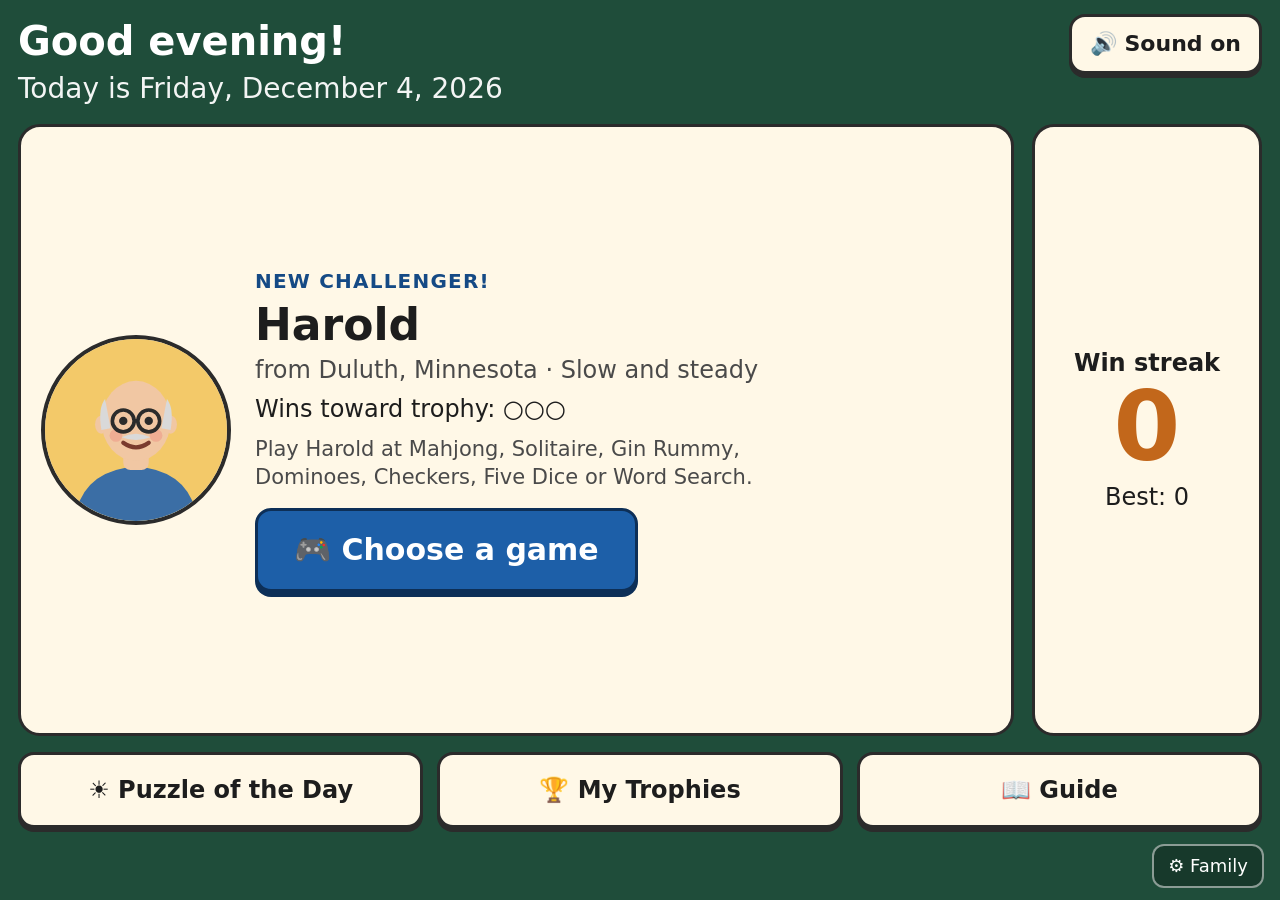
<file: game-hub/index.html>
<!DOCTYPE html>
<html lang="en">
<head>
<meta charset="utf-8">
<meta name="viewport" content="width=device-width, initial-scale=1, maximum-scale=1, user-scalable=no, viewport-fit=cover">
<meta http-equiv="Content-Security-Policy" content="default-src 'none'; script-src 'self'; style-src 'self'; img-src 'self' data: blob:; manifest-src 'self'; worker-src 'self'; connect-src 'self'; object-src 'none'; base-uri 'none'; form-action 'none'">
<meta name="referrer" content="no-referrer">
<meta name="theme-color" content="#1f4d3a">
<title>Game Hub</title>
<link rel="manifest" href="manifest.webmanifest">
<link rel="icon" href="icon.svg" type="image/svg+xml">
<link rel="apple-touch-icon" href="icon-192.png">
<link rel="stylesheet" href="styles.css">
</head>
<body>
<main id="app">

  <!-- HOME -->
  <section id="home" class="screen active">
    <header class="home-top">
      <div>
        <h1 id="greeting">Hello!</h1>
        <p id="today" class="today"></p>
      </div>
      <button id="soundBtn" class="btn tool" aria-pressed="true"></button>
    </header>

    <div class="home-main">
      <div class="card challenger-card">
        <div id="homePortrait" class="portrait big"></div>
        <div class="challenger-info">
          <p class="eyebrow" id="homeEyebrow">Your challenger</p>
          <h2 id="homeName"></h2>
          <p id="homeTown" class="town"></p>
          <p id="homeRecord" class="record"></p>
          <p id="homeGames" class="home-games"></p>
          <button id="playBtn" class="btn primary huge">Play</button>
        </div>
      </div>
      <div class="card streak-card">
        <p class="streak-label">Win streak</p>
        <p id="streakNum" class="streak-num">0</p>
        <p id="bestStreak" class="best">Best: 0</p>
      </div>
    </div>

    <nav class="home-nav">
      <button id="dailyBtn" class="btn big">☀️ Puzzle of the Day</button>
      <button id="trophyBtn" class="btn big">🏆 My Trophies</button>
      <button id="guideBtn" class="btn big">📖 Guide</button>
    </nav>

    <button id="familyBtn" class="family-btn" aria-label="Family settings. Hold for 2 seconds.">
      <span id="familyFill" class="family-fill"></span><span class="family-label">⚙ Family</span>
    </button>
  </section>

  <!-- GAME -->
  <section id="game" class="screen">
    <header class="game-top">
      <button id="homeBtn" class="btn tool">⌂ Home</button>
      <div class="race">
        <div class="race-row">
          <span class="race-name">You</span>
          <div class="bar"><div id="youBar" class="fill you"></div></div>
          <span id="youCount" class="race-count"></span>
        </div>
        <div class="race-row" id="npcRow">
          <span class="race-name" id="npcName"></span>
          <div class="bar"><div id="npcBar" class="fill npc"></div></div>
          <span id="npcCount" class="race-count"></span>
        </div>
      </div>
      <button id="mjRules" class="btn tool">❓ Rules</button>
      <div id="gamePortrait" class="portrait small"></div>
    </header>
    <div id="banner" class="banner hidden" role="status"></div>
    <div class="board-wrap">
      <div id="board" class="board" aria-label="Mahjong board"></div>
      <div id="bubble" class="bubble hidden" aria-live="polite"></div>
    </div>
    <div id="tip" class="tip hidden" role="status" aria-live="polite"></div>
    <footer class="game-controls">
      <button id="undoBtn" class="btn control">↶ Undo</button>
      <button id="hintBtn" class="btn control">💡 Hint</button>
      <button id="shuffleBtn" class="btn control">🔀 Shuffle</button>
    </footer>
  </section>

  <!-- GAME PICKER -->
  <section id="picker" class="screen">
    <header class="page-top">
      <button class="btn tool js-home">⌂ Home</button>
      <div id="pickerPortrait" class="portrait small"></div>
      <h1 id="pickerTitle">What shall we play?</h1>
    </header>
    <div id="pickerGrid" class="picker-grid"></div>
  </section>

  <!-- OTHER GAMES -->
  <section id="g2" class="screen">
    <header class="game-top">
      <button id="g2Home" class="btn tool">⌂ Home</button>
      <div class="g2-mid"><h2 id="g2Title"></h2><div id="g2Score" class="g2-score"></div></div>
      <button id="g2Rules" class="btn tool">❓ Rules</button>
      <div id="g2Portrait" class="portrait small"></div>
    </header>
    <div id="g2Msg" class="banner coach hidden" aria-live="polite"></div>
    <div class="board-wrap">
      <div id="g2Body" class="g2-body"></div>
      <div id="g2Bubble" class="bubble hidden" aria-live="polite"></div>
    </div>
    <div id="g2Tip" class="tip hidden" role="status" aria-live="polite"></div>
    <footer id="g2Ctrl" class="game-controls"></footer>
  </section>

  <!-- TROPHIES -->
  <section id="trophies" class="screen">
    <header class="page-top">
      <button class="btn tool js-home">⌂ Home</button>
      <h1>My Trophies</h1>
    </header>
    <div id="trophyStats" class="trophy-stats"></div>
    <div id="trophyGrid" class="trophy-grid"></div>
  </section>

  <!-- GUIDE -->
  <section id="guide" class="screen">
    <header class="page-top">
      <button class="btn tool js-home">⌂ Home</button>
      <h1>How to Play</h1>
      <button id="guidePracticeTop" class="btn tool primary">▶ Practice game</button>
    </header>
    <div id="guideBody" class="guide-body"></div>
  </section>

  <!-- FAMILY -->
  <section id="family" class="screen">
    <header class="page-top">
      <button class="btn tool js-home">✓ Done</button>
      <h1>Family Settings</h1>
    </header>
    <div id="familyBody" class="family-body"></div>
  </section>

</main>

<div id="modal" class="modal hidden" role="dialog" aria-modal="true">
  <div id="modalCard" class="modal-card"></div>
</div>

<input id="restoreInput" type="file" accept="application/json,.json" class="hidden">
<script src="app.js"></script>
<script src="games/klondike.js"></script>
<script src="games/gin.js"></script>
<script src="games/dominoes.js"></script>
<script src="games/checkers.js"></script>
<script src="games/dice.js"></script>
<script src="games/words.js"></script>
</body>
</html>
</file>
<file: game-hub/styles.css>
/* Mahjong Parlor — large, high-contrast, calm */
:root {
  --felt: #1f4d3a;
  --felt-dark: #163a2b;
  --cream: #fff8e7;
  --ink: #1d1d1d;
  --muted: #4a4a4a;
  --gold: #f2a900;
  --accent: #1d5fa8;
  --accent-dark: #154a85;
  --you: #2f8f4e;
  --npc: #c2671b;
  --tile: #fffdf5;
  --edge: 6px;
}
* { box-sizing: border-box; -webkit-tap-highlight-color: transparent; }
html, body {
  margin: 0; height: 100%; overflow: hidden;
  background: var(--felt); color: var(--ink);
  font-family: system-ui, -apple-system, "Segoe UI", Roboto, Arial, sans-serif;
  font-size: 22px; line-height: 1.35;
  -webkit-user-select: none; user-select: none;
  touch-action: manipulation;
  overscroll-behavior: none;
}
.hidden { display: none !important; }
#app { height: 100%; }

.screen { display: none; height: 100%; flex-direction: column; padding: max(14px, env(safe-area-inset-top)) 18px max(14px, env(safe-area-inset-bottom)); }
.screen.active { display: flex; }

/* Buttons: big targets, clear words */
.btn {
  font: inherit; font-weight: 700; color: var(--ink);
  background: var(--cream); border: 3px solid #2b2b2b; border-radius: 16px;
  min-height: 64px; padding: 10px 22px; cursor: pointer;
  box-shadow: 0 4px 0 #2b2b2b;
}
.btn:active { transform: translateY(3px); box-shadow: 0 1px 0 #2b2b2b; }
.btn.primary { background: var(--accent); color: #fff; border-color: #0d2f57; box-shadow: 0 5px 0 #0d2f57; }
.btn.huge { font-size: 30px; min-height: 84px; padding: 12px 36px; }
.btn.big { font-size: 24px; min-height: 76px; flex: 1; }
.btn.tool { font-size: 22px; min-height: 60px; padding: 8px 18px; white-space: nowrap; }
.btn.control { flex: 1; font-size: 26px; min-height: 76px; }
.btn:disabled { opacity: .5; }

.card { background: var(--cream); border: 3px solid #2b2b2b; border-radius: 22px; padding: 20px; }

/* HOME */
.home-top { display: flex; justify-content: space-between; align-items: flex-start; gap: 16px; color: #fff; }
.home-top h1 { margin: 0; font-size: 40px; }
.today { margin: 2px 0 0; font-size: 28px; opacity: .95; }
.home-main { flex: 1; display: flex; gap: 18px; align-items: stretch; margin: 16px 0; min-height: 0; }
.challenger-card { flex: 1; display: flex; gap: 24px; align-items: center; }
.challenger-info { flex: 1; }
.challenger-info h2 { margin: 0; font-size: 44px; }
.eyebrow { margin: 0; font-size: 20px; font-weight: 700; text-transform: uppercase; letter-spacing: .06em; color: var(--accent-dark); }
.town { margin: 0 0 6px; font-size: 24px; color: var(--muted); }
.record { margin: 0 0 16px; font-size: 24px; }
.streak-card { width: 230px; display: flex; flex-direction: column; justify-content: center; align-items: center; text-align: center; }
.streak-label { margin: 0; font-size: 24px; font-weight: 700; }
.streak-num { margin: 0; font-size: 96px; font-weight: 800; line-height: 1; color: var(--npc); }
.best { margin: 6px 0 0; font-size: 24px; }
.home-nav { display: flex; gap: 14px; margin-bottom: 58px; }

.portrait { border-radius: 50%; overflow: hidden; border: 4px solid #2b2b2b; background: #ddd; flex: none; }
.portrait svg { display: block; width: 100%; height: 100%; }
.portrait.big { width: 190px; height: 190px; }
.portrait.small { width: 72px; height: 72px; border-width: 3px; }
.portrait.modalp { width: 150px; height: 150px; margin: 0 auto 10px; }

.family-btn {
  position: fixed; right: 16px; bottom: max(12px, env(safe-area-inset-bottom));
  font: inherit; font-size: 18px; color: #fff; background: rgba(0,0,0,.25);
  border: 2px solid rgba(255,255,255,.5); border-radius: 12px; padding: 8px 14px; overflow: hidden;
}
.family-fill { position: absolute; left: 0; top: 0; bottom: 0; width: 0; background: rgba(242,169,0,.7); }
.family-fill.running { width: 100%; transition: width 2s linear; }
.family-label { position: relative; }

/* GAME */
.game-top { display: flex; align-items: center; gap: 14px; color: #fff; }
.race { flex: 1; display: flex; flex-direction: column; gap: 6px; }
.race-row { display: flex; align-items: center; gap: 10px; font-size: 22px; font-weight: 700; }
.race-name { width: 110px; overflow: hidden; text-overflow: ellipsis; white-space: nowrap; }
.race-count { width: 120px; text-align: right; white-space: nowrap; }
.bar { flex: 1; height: 22px; background: rgba(255,255,255,.2); border: 2px solid rgba(255,255,255,.7); border-radius: 12px; overflow: hidden; }
.fill { height: 100%; width: 0; transition: width .4s ease; }
.fill.you { background: #5fd17f; }
.fill.npc { background: #ffad5c; }

.board-wrap { position: relative; flex: 1; min-height: 0; margin: 10px 0 6px; }
.board { position: absolute; inset: 0; }
.board.shuffling .tile:not(.gone) { animation: shuf .45s ease; }
@keyframes shuf { 50% { transform: scale(.85) rotate(4deg); } }

.tile {
  position: absolute; background: var(--tile); border-radius: 8%/6%;
  border: 2px solid #6d5f3c;
  box-shadow: calc(var(--edge) * -1) var(--edge) 0 0 #d8c690,
              calc(var(--edge) * -1 - 2px) calc(var(--edge) + 2px) 0 0 #6d5f3c,
              calc(var(--edge) * -1 - 2px) calc(var(--edge) + 6px) 8px 0 rgba(0,0,0,.35);
  transition: opacity .25s ease, transform .25s ease, filter .2s ease;
  cursor: pointer;
}
.tile .face { position: absolute; inset: 4%; }
.tile .face svg { width: 100%; height: 100%; display: block; }
.tile.blocked { filter: brightness(.72) saturate(.75); }
.tile.selected { outline: 6px solid var(--gold); outline-offset: 0; transform: translateY(-5px); filter: none; background: #fff4c7; }
.tile.hint { animation: pulse 1s ease-in-out infinite; }
@keyframes pulse { 50% { outline: 6px solid #ffe14d; background: #fff4c7; } }
.tile.gone { opacity: 0; transform: scale(.6); pointer-events: none; }
.tile.wiggle { animation: wiggle .35s ease; }
@keyframes wiggle { 25% { transform: translateX(-6px); } 75% { transform: translateX(6px); } }

.bubble {
  position: absolute; right: 6px; top: 4px; max-width: 46%; z-index: 9000;
  background: #fff; color: var(--ink); border: 3px solid #2b2b2b; border-radius: 18px;
  padding: 10px 16px; font-size: 22px; font-weight: 600; pointer-events: none;
}
.banner {
  margin: 10px auto 0;
  background: #ffe8c2; color: var(--ink); border: 3px solid #2b2b2b; border-radius: 16px;
  padding: 10px 18px; font-size: 22px; font-weight: 700; text-align: center; max-width: 80%;
}
.tip {
  min-height: 48px; margin: 0 auto 8px; color: #fff; font-size: 23px; font-weight: 700; text-align: center;
  background: rgba(0,0,0,.35); border-radius: 14px; padding: 8px 20px; max-width: 95%;
}
#tip.hidden { display: block !important; visibility: hidden; }
.game-controls { display: flex; gap: 14px; }

/* PAGES */
.page-top { display: flex; align-items: center; gap: 18px; color: #fff; margin-bottom: 14px; }
.page-top h1 { margin: 0; font-size: 36px; }
.trophy-stats { color: #fff; font-size: 24px; margin-bottom: 12px; }
.trophy-grid { flex: 1; overflow-y: auto; display: grid; grid-template-columns: repeat(auto-fill, minmax(190px, 1fr)); gap: 14px; padding-bottom: 20px; align-content: start; }
.trophy { background: var(--cream); border: 3px solid #2b2b2b; border-radius: 18px; padding: 12px; text-align: center; }
.trophy .portrait { width: 110px; height: 110px; margin: 0 auto 6px; }
.trophy.locked { opacity: .55; }
.trophy h3 { margin: 0; font-size: 26px; }
.trophy p { margin: 2px 0; font-size: 20px; }
.lock-face { width: 100%; height: 100%; display: flex; align-items: center; justify-content: center; font-size: 56px; background: #bbb; color: #555; }

.family-body { flex: 1; overflow-y: auto; background: var(--cream); border: 3px solid #2b2b2b; border-radius: 18px; padding: 18px 22px; -webkit-user-select: text; user-select: text; }
.family-body h2 { font-size: 26px; margin: 18px 0 8px; }
.family-body h2:first-child { margin-top: 0; }
.row { display: flex; align-items: center; gap: 12px; margin: 8px 0; flex-wrap: wrap; }
.row label { min-width: 240px; font-weight: 600; }
.family-body input[type=text], .family-body textarea {
  font: inherit; font-size: 22px; padding: 10px 12px; border: 2px solid #555; border-radius: 10px; background: #fff; width: min(520px, 100%);
}
.family-body textarea { min-height: 90px; resize: vertical; }
.toggle { min-width: 120px; }
.toggle[aria-pressed=true] { background: #2f8f4e; color: #fff; }
.note-item { display: flex; gap: 12px; align-items: center; background: #fff; border: 2px solid #bbb; border-radius: 10px; padding: 8px 12px; margin: 6px 0; }
.note-item p { margin: 0; flex: 1; }
.small-note { font-size: 18px; color: var(--muted); margin: 4px 0; }
.btn.danger { background: #fbe3e1; border-color: #8c1c13; }

/* MODAL */
.modal { position: fixed; inset: 0; background: rgba(0,0,0,.55); display: flex; align-items: center; justify-content: center; z-index: 20000; padding: 20px; }
.modal-card { background: var(--cream); border: 4px solid #2b2b2b; border-radius: 26px; padding: 26px 30px; max-width: 640px; width: 100%; max-height: 100%; overflow-y: auto; text-align: center; }
.modal-card h2 { margin: 0 0 10px; font-size: 40px; }
.modal-card p { margin: 8px 0; font-size: 24px; }
.modal-card .quote { font-style: italic; }
.modal-card .note { background: #fff; border: 3px dashed var(--npc); border-radius: 16px; padding: 12px 16px; margin: 14px 0; text-align: left; }
.modal-card .note strong { display: block; font-size: 20px; color: var(--npc); }
.modal-card ul { text-align: left; font-size: 23px; padding-left: 28px; }
.modal-card li { margin: 8px 0; }
.modal-btns { display: flex; gap: 14px; justify-content: center; margin-top: 18px; flex-wrap: wrap; }
.modal-btns .btn { min-width: 200px; font-size: 26px; min-height: 76px; }

/* Portrait / small screens */
@media (max-aspect-ratio: 1/1) {
  .home-main { flex-direction: column; }
  .streak-card { width: auto; flex-direction: row; gap: 18px; }
  .streak-num { font-size: 64px; }
  .home-nav { flex-direction: column; }
  .challenger-card { flex-direction: column; text-align: center; }
  .bubble { max-width: 80%; }
}
@media (max-height: 640px) {
  html, body { font-size: 19px; }
  .portrait.big { width: 140px; height: 140px; }
  .challenger-info h2 { font-size: 36px; }
  .btn.huge { min-height: 70px; font-size: 26px; }
  .btn.big, .btn.control { min-height: 64px; font-size: 22px; }
  .home-top h1 { font-size: 32px; }
  .today { font-size: 22px; }
  .streak-num { font-size: 72px; }
}

/* GUIDE */
.page-top .btn.primary { margin-left: auto; }
.guide-body { flex: 1; overflow-y: auto; background: var(--cream); border: 3px solid #2b2b2b; border-radius: 18px; padding: 10px 26px 26px; }
.guide-sec { display: flex; gap: 26px; align-items: center; padding: 18px 0; border-bottom: 2px solid #e4d9bd; }
.guide-sec:last-of-type { border-bottom: none; }
.guide-num { flex: none; width: 54px; height: 54px; border-radius: 50%; background: var(--accent); color: #fff; font-size: 30px; font-weight: 800; display: flex; align-items: center; justify-content: center; }
.guide-text { flex: 1; }
.guide-text h2 { margin: 0 0 4px; font-size: 30px; }
.guide-text p { margin: 4px 0; font-size: 25px; line-height: 1.4; }
.guide-visual { flex: none; display: flex; gap: 12px; align-items: center; flex-wrap: wrap; max-width: 46%; justify-content: center; }
.mini-wrap { display: flex; flex-direction: column; align-items: center; gap: 6px; }
.mini-cap { font-size: 18px; font-weight: 700; text-align: center; }
.mini-tile { position: relative; width: 64px; height: 84px; background: var(--tile); border: 2px solid #6d5f3c; border-radius: 8%/6%; box-shadow: -5px 5px 0 0 #d8c690, -7px 7px 0 0 #6d5f3c; }
.mini-tile .face { position: absolute; inset: 4%; }
.mini-tile svg { width: 100%; height: 100%; display: block; }
.mini-tile.selected { outline: 5px solid var(--gold); background: #fff4c7; transform: translateY(-4px); }
.mini-tile.blocked { filter: brightness(.72) saturate(.75); }
.mini-sign { font-size: 34px; font-weight: 800; }
.mini-sign.no { color: #b0141e; }
.mini-sign.yes { color: #2f8f4e; }
.fake-btn { display: inline-block; font-weight: 700; font-size: 22px; background: var(--cream); border: 3px solid #2b2b2b; border-radius: 14px; padding: 8px 16px; box-shadow: 0 3px 0 #2b2b2b; white-space: nowrap; }
.btn-rows { display: flex; flex-direction: column; gap: 12px; width: 100%; }
.btn-row { display: flex; align-items: center; gap: 16px; }
.btn-row .fake-btn { width: 160px; text-align: center; }
.btn-row span:last-child { font-size: 24px; }
.guide-end { display: flex; gap: 14px; justify-content: center; padding-top: 18px; flex-wrap: wrap; }
.guide-end .btn { min-width: 260px; font-size: 26px; min-height: 76px; }
.big-emoji { font-size: 64px; }
@media (max-aspect-ratio: 1/1) {
  .guide-sec { flex-wrap: wrap; align-items: flex-start; gap: 14px 20px; }
  .guide-text { flex: 1 1 calc(100% - 80px); }
  .guide-visual { flex-basis: 100%; max-width: 100%; justify-content: flex-start; padding-left: 74px; }
  .guide-visual.wide { padding-left: 0; }
}

/* PRACTICE COACH */
.banner.coach { background: #fff; font-size: 26px; padding: 12px 22px; border-color: var(--accent); border-width: 4px; max-width: 92%; }
.btn.pulse { animation: btnpulse 1s ease-in-out infinite; }
@keyframes btnpulse { 50% { background: #ffe14d; transform: scale(1.04); } }
.guide-visual.wide { max-width: 100%; justify-content: flex-start; margin-top: 10px; }
.btn-row .fake-btn { flex: none; }

/* GAME PICKER */
.picker-grid { flex: 1; overflow-y: auto; display: grid; grid-template-columns: repeat(auto-fill, minmax(260px, 1fr)); gap: 16px; align-content: start; padding-bottom: 20px; }
.pick-card { position: relative; font: inherit; color: var(--ink); background: var(--cream); border: 3px solid #2b2b2b; border-radius: 20px; box-shadow: 0 5px 0 #2b2b2b; padding: 16px 18px; display: grid; grid-template-columns: 84px 1fr; grid-template-rows: auto auto; column-gap: 16px; align-items: center; text-align: left; cursor: pointer; min-height: 120px; }
.pick-card:active { transform: translateY(3px); box-shadow: 0 2px 0 #2b2b2b; }
.pick-icon { grid-row: 1 / span 2; width: 84px; height: 84px; }
.pick-icon svg { width: 100%; height: 100%; display: block; }
.pick-name { font-size: 30px; font-weight: 800; align-self: end; }
.pick-blurb { font-size: 20px; color: var(--muted); align-self: start; }
.pick-badge { position: absolute; top: 10px; right: 12px; background: var(--accent); color: #fff; font-size: 17px; font-weight: 700; border-radius: 10px; padding: 3px 10px; }

/* GENERIC GAME SCREEN */
.g2-mid { flex: 1; min-width: 0; }
.g2-mid h2 { margin: 0; font-size: 30px; line-height: 1.1; }
.g2-score { font-size: 22px; font-weight: 700; display: flex; gap: 10px; flex-wrap: wrap; }
.g2-part.you { color: #8ff0a8; }
.g2-part.npc { color: #ffc58a; }
.g2-sep { opacity: .6; }
.g2-body { position: absolute; inset: 0; }
#g2Ctrl:empty { display: none; }
#g2 .banner { margin-bottom: 4px; }

/* PLAYING CARDS */
.pcard { position: absolute; width: var(--cw, 90px); height: calc(var(--cw, 90px) * 1.4); background: #fff; border: 2px solid #555; border-radius: 9%/6.5%; box-shadow: 0 2px 4px rgba(0,0,0,.35); overflow: hidden; cursor: pointer; transition: transform .15s ease, box-shadow .15s ease; }
.pcard.red { color: #c3101c; }
.pcard.black { color: #111; }
.pcard .pc-rank { position: absolute; left: 6%; top: 1%; font-size: calc(var(--cw, 90px) * .36); font-weight: 800; line-height: 1.05; font-family: Arial, sans-serif; letter-spacing: -.04em; }
.pcard .pc-suit { position: absolute; right: 6%; top: 3%; font-size: calc(var(--cw, 90px) * .3); line-height: 1; }
.pcard .pc-big { position: absolute; left: 0; right: 0; bottom: 6%; text-align: center; font-size: calc(var(--cw, 90px) * .62); line-height: 1; }
.pcard.back { background: repeating-linear-gradient(45deg, #2a5d9f 0 8px, #3a72b8 8px 16px); border-color: #1b3f6e; }
.pcard.back::after { content: ''; position: absolute; inset: 7%; border: 2px solid rgba(255,255,255,.6); border-radius: 8%/6%; }
.pcard.sel { box-shadow: 0 0 0 5px var(--gold), 0 6px 10px rgba(0,0,0,.4); transform: translateY(-10px); }
.pcard.glow { animation: cglow 1s ease-in-out infinite; }
@keyframes cglow { 50% { box-shadow: 0 0 0 6px #ffe14d, 0 4px 8px rgba(0,0,0,.4); } }
.pslot { position: absolute; width: var(--cw, 90px); height: calc(var(--cw, 90px) * 1.4); border: 3px dashed rgba(255,255,255,.45); border-radius: 9%/6.5%; display: flex; align-items: center; justify-content: center; color: rgba(255,255,255,.55); font-size: calc(var(--cw, 90px) * .45); cursor: pointer; }
.pslot.glow { animation: cglow 1s ease-in-out infinite; border-color: #ffe14d; }
.btn.control.small { flex: 0 1 auto; min-width: 150px; }
.btn.control.primary { background: var(--accent); color: #fff; border-color: #0d2f57; box-shadow: 0 5px 0 #0d2f57; }

/* GIN */
.gin-npc { position: absolute; top: 0; left: 50%; transform: translateX(-50%); }
.pile-label { position: absolute; text-align: center; color: #fff; font-size: 19px; font-weight: 700; }
.meld-bar { position: absolute; height: 8px; border-radius: 4px; background: #5fd17f; }
.dw-label { position: absolute; left: 0; right: 0; text-align: center; color: #fff; font-size: 22px; font-weight: 700; }
.pcard.melded { box-shadow: 0 0 0 3px #5fd17f; }
.pcard.took { box-shadow: 0 0 0 4px #9ec9ff; }
.pcard.took.sel { box-shadow: 0 0 0 5px var(--gold); }

/* DOMINOES */
.dom-npc { position: absolute; top: 0; left: 0; right: 0; display: flex; justify-content: center; align-items: center; gap: 4px; flex-wrap: wrap; color: #fff; font-size: 20px; font-weight: 700; }
.dom-back { width: 18px; height: 34px; border-radius: 4px; background: #2a5d9f; border: 2px solid #fff; }
.dom-count { margin-left: 12px; }
.dom-line { position: absolute; top: 48px; left: 0; right: 0; bottom: 170px; display: flex; flex-wrap: wrap; align-content: center; justify-content: center; align-items: center; gap: 4px; overflow-y: auto; }
.dom-tile { width: calc(var(--du) * 2); height: var(--du); padding: 0; border: 0; background: none; flex: none; }
.dom-tile.dbl { width: var(--du); height: calc(var(--du) * 2); }
.dom-tile svg { width: 100%; height: 100%; display: block; }
.dom-tile.end svg rect { stroke: #f2a900; stroke-width: 9; }
.dom-empty { color: rgba(255,255,255,.7); font-size: 26px; }
.dom-ends { position: absolute; bottom: 128px; left: 0; right: 0; text-align: center; color: #fff; font-size: 24px; font-weight: 800; white-space: pre; }
.dom-hand { position: absolute; bottom: 4px; left: 0; right: 0; display: flex; justify-content: center; gap: 10px; flex-wrap: wrap; }
.dom-hand .dom-tile { cursor: pointer; border-radius: 12px; }
.dom-hand .dom-tile.ok { box-shadow: 0 0 0 5px #ffe14d; }
.dom-hand .dom-tile.no { filter: brightness(.65); }

/* CHECKERS */
.ck-board { position: absolute; display: grid; grid-template-columns: repeat(8, 1fr); grid-template-rows: repeat(8, 1fr); border: 4px solid #2b2b2b; box-sizing: content-box; }
.ck-sq { background: #f3e3c3; position: relative; display: flex; align-items: center; justify-content: center; }
.ck-sq.dark { background: #2f6b4f; cursor: pointer; }
.ck-sq.last { background: #4f8a6c; }
.ck-sq.target::after { content: ''; position: absolute; width: 40%; height: 40%; border-radius: 50%; background: #ffe14d; animation: cglow 1s ease-in-out infinite; }
.ck-pc { width: 78%; height: 78%; border-radius: 50%; display: flex; align-items: center; justify-content: center; font-size: 32px; color: #f2c200; box-shadow: inset 0 -4px 0 rgba(0,0,0,.35), 0 3px 4px rgba(0,0,0,.4); }
.ck-pc.red { background: #c3101c; border: 4px solid #fff; }
.ck-pc.blk { background: #1d1d1d; border: 4px solid #9a9a9a; }
.ck-pc.sel { outline: 6px solid var(--gold); outline-offset: 2px; }
.ck-pc.can { animation: cglow 1s ease-in-out infinite; }

/* FIVE DICE */
.dice-wrap { position: absolute; inset: 0; display: grid; grid-template-columns: 1fr minmax(0, 1.15fr); gap: 18px; }
.dice-left { display: flex; flex-direction: column; justify-content: center; align-items: center; color: #fff; }
.dice-who { font-size: 26px; font-weight: 800; margin: 0 0 12px; }
.dice-rolls { font-size: 24px; margin: 12px 0 0; min-height: 30px; }
.dice-row { display: flex; gap: 10px; flex-wrap: nowrap; justify-content: center; }
.die { position: relative; width: clamp(58px, 7.4vw, 100px); height: clamp(58px, 7.4vw, 100px); padding: 0; border: 0; background: none; cursor: pointer; border-radius: 18px; }
.die svg { width: 100%; height: 100%; display: block; }
.die.held { box-shadow: 0 0 0 6px var(--gold); }
.die.rolling { animation: roll .4s ease; }
@keyframes roll { 30% { transform: rotate(-12deg) scale(.9); } 70% { transform: rotate(10deg); } }
.held-tag { position: absolute; left: 50%; bottom: -26px; transform: translateX(-50%); color: var(--gold); font-weight: 800; font-size: 18px; }
.dice-card { overflow-y: auto; background: var(--cream); border: 3px solid #2b2b2b; border-radius: 16px; }
.scorecard { width: 100%; border-collapse: collapse; font-size: 20px; }
.scorecard th, .scorecard td { padding: 2px 10px; border-bottom: 1px solid #e0d4b4; text-align: right; }
.scorecard th.cat { text-align: left; font-weight: 700; }
.scorecard th.cat small { font-size: 15px; font-weight: 400; color: var(--muted); margin-left: 8px; }
.scorecard tr:first-child th { font-size: 18px; color: var(--muted); }
.scorecard td.you { font-weight: 800; color: #1f6b38; min-width: 60px; }
.scorecard td.npc { font-weight: 700; color: #9a4c0e; min-width: 60px; }
.scorecard td.preview { color: #9a9a9a; font-style: italic; }
.scorecard tr.open { cursor: pointer; }
.scorecard tr.open:active, .scorecard tr.open:hover { background: #fff1c2; }
.scorecard tr.sub th, .scorecard tr.sub td { font-size: 17px; background: #f3ead2; }
.scorecard tr.total th, .scorecard tr.total td { font-size: 24px; border-top: 3px solid #2b2b2b; }

/* WORD SEARCH */
.ws-wrap { position: absolute; inset: 0; display: flex; gap: 22px; align-items: center; justify-content: center; }
.ws-wrap.portrait { flex-direction: column; }
.ws-grid { display: grid; grid-template-columns: repeat(10, 1fr); background: var(--cream); border: 3px solid #2b2b2b; border-radius: 12px; overflow: hidden; flex: none; }
.ws-cell { font: inherit; font-size: calc(var(--ws) * .55); font-weight: 800; color: var(--ink); background: transparent; border: 0; padding: 0; cursor: pointer; }
.ws-cell.f-you { background: #9ee6b0; }
.ws-cell.f-npc { background: #ffcf9c; }
.ws-cell.f-both { background: linear-gradient(135deg, #9ee6b0 50%, #ffcf9c 50%); }
.ws-cell.start { background: var(--gold); color: #000; border-radius: 50%; }
.ws-cell.hint { animation: cglow 1s ease-in-out infinite; border-radius: 50%; }
.ws-side { background: var(--cream); border: 3px solid #2b2b2b; border-radius: 16px; padding: 12px 22px; min-width: 220px; max-height: 100%; overflow-y: auto; }
.ws-side h3 { margin: 0 0 6px; font-size: 26px; }
.ws-list { list-style: none; margin: 0; padding: 0; font-size: 25px; font-weight: 700; }
.ws-list li { margin: 4px 0; }
.ws-list li.got { text-decoration: line-through; color: #777; }
.ws-list li .who { text-decoration: none; display: inline-block; font-size: 17px; margin-left: 8px; }
.ws-list li.you .who { color: #1f6b38; }
.ws-list li.npc .who { color: #9a4c0e; }
.ws-wrap.portrait .ws-list { columns: 2; }
@media (max-aspect-ratio: 1/1) { .dice-wrap { grid-template-columns: 1fr; grid-template-rows: auto 1fr; } }

#g2Bubble.left { left: 6px; right: auto; max-width: 40%; }

.home-games { margin: -6px 0 16px; font-size: 21px; color: var(--muted); max-width: 560px; }
</file>
